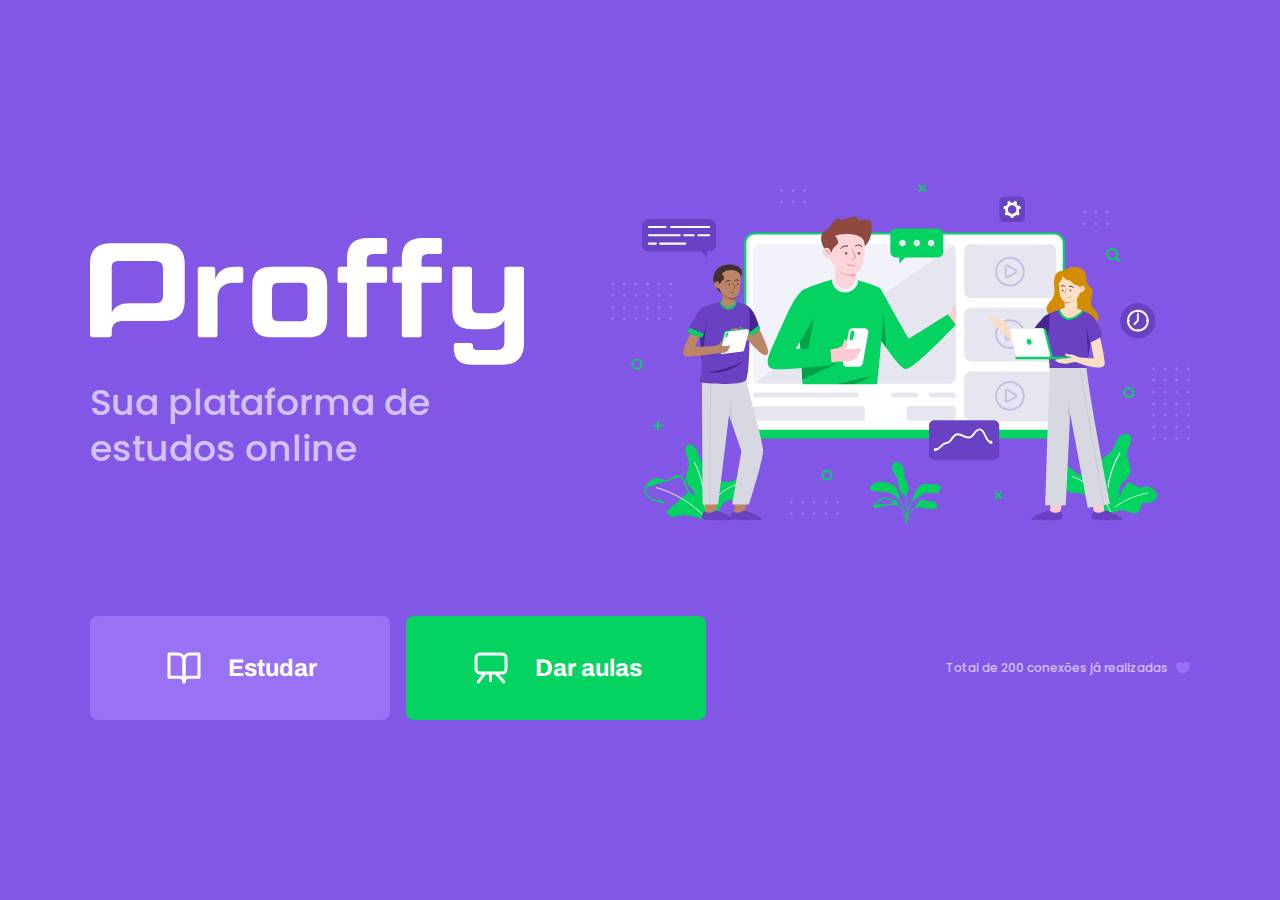
<file: index.html>
<!DOCTYPE html>
<html lang="pt-br">
<head>
    <meta charset="UTF-8">
    <meta name="viewport" content="width=device-width, initial-scale=1.0">
    <meta name="theme-color" content="#8257E5">
    
    <link rel="shortcut icon" href="/images/favicon.png" type="image/png">
    <link rel="stylesheet" href="/styles/main.css">
    <link rel="stylesheet" href="/styles/partials/page-landing.css">
    <link href="https://fonts.googleapis.com/css2?family=Archivo:wght@400;700&amp;family=Poppins:wght@400;600&amp;display=swap" rel="stylesheet">
    
    <title>Proffy | Sua plataforma de estudos online</title>
</head>
<body id="page-landing">

    <div id="container">
        <div class="logo-container">
            <img src="/images/logo.svg" alt="Proffy">
            <h2>Sua plataforma de estudos online</h2>
        </div>
        <img class="hero-image" src="images/landing.svg" alt="Plataforma de estudos">
        <div class="buttons-container">
            <a class="study" href="/study.html">
                <img src="/images/icons/study.svg" alt="Estudar">
                Estudar
            </a>
            <a class="give-classes" href="/give-classes.html">
                <img src="/images/icons/give-classes.svg" alt="Dar aulas">
                Dar aulas
            </a>
        </div>
    
        <p class="total-connections">
            Total de 200 conexões já realizadas
            <img src="/images/icons/purple-heart.svg" alt="Coração roxo">
        </p>
    </div>

</body>
</html>
</file>
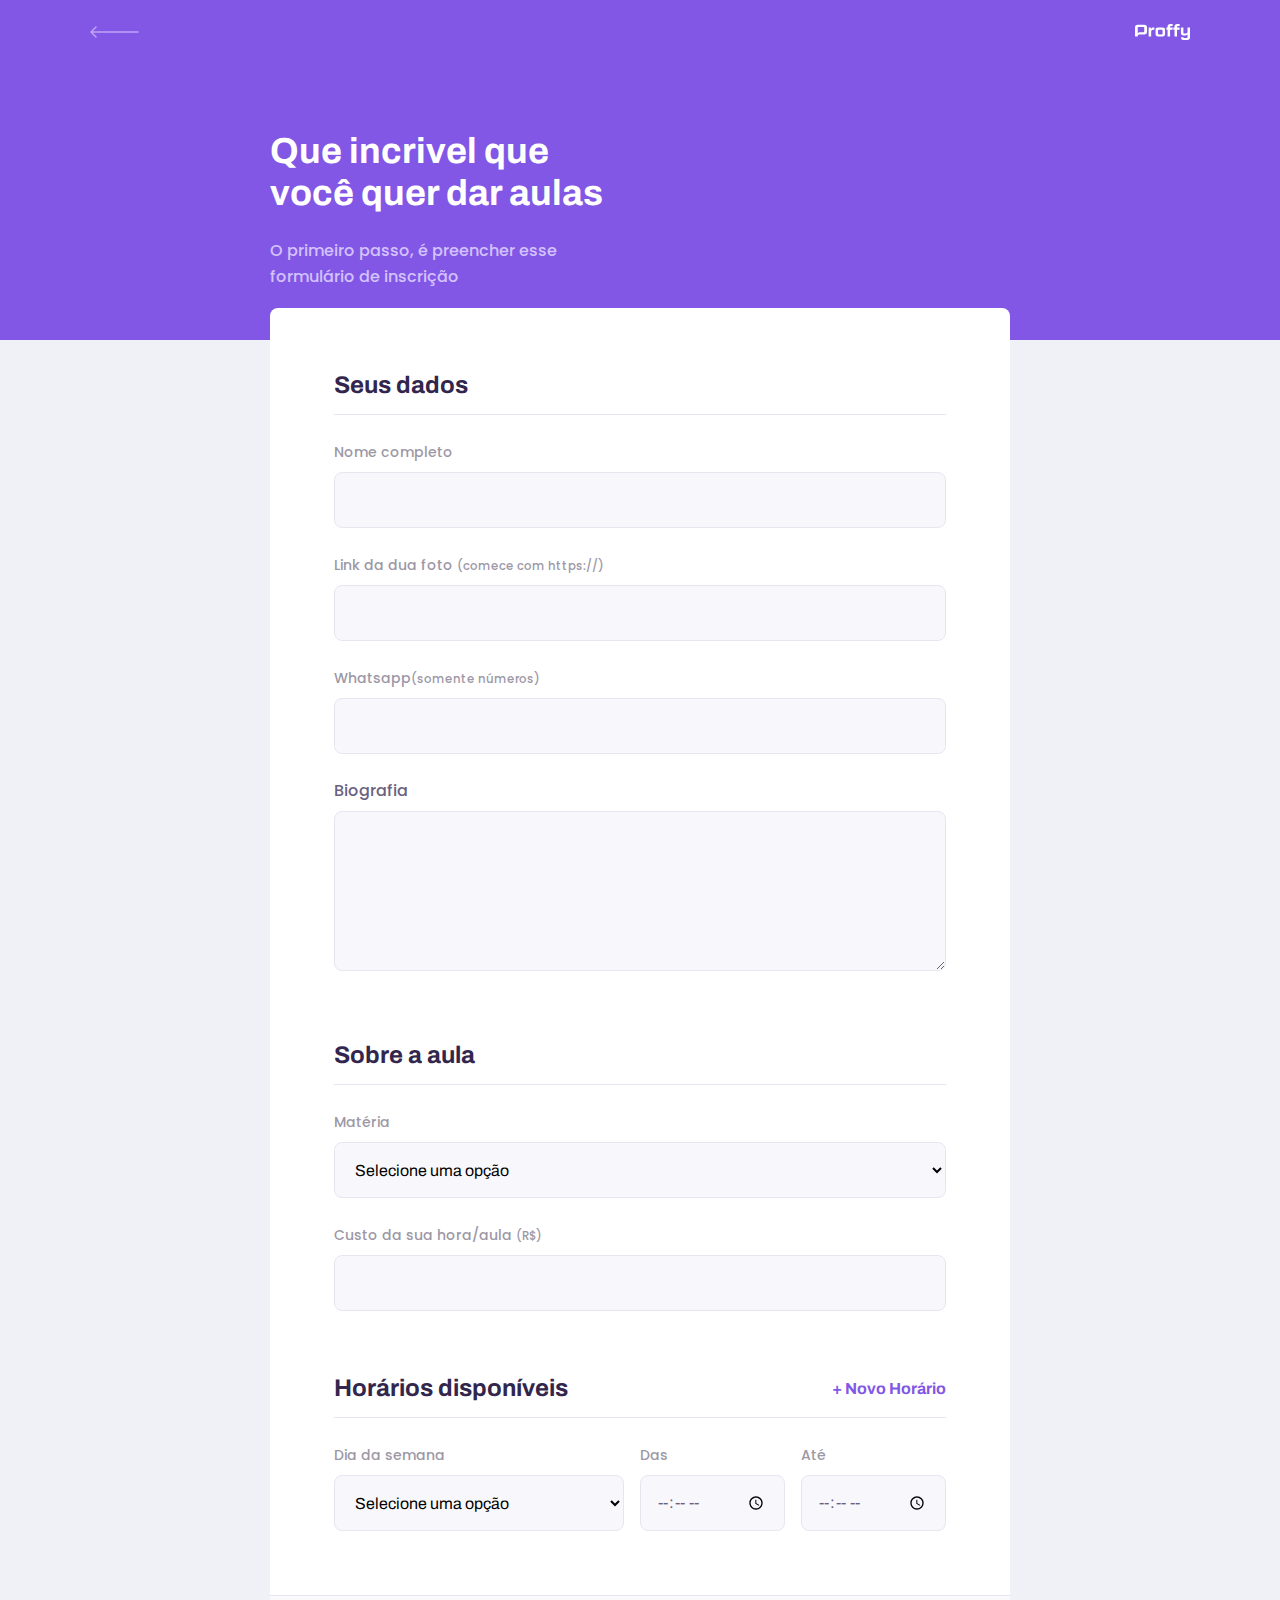
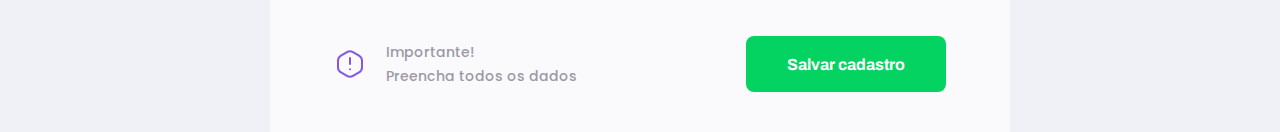
<file: give-classes.html>
<!DOCTYPE html>
<html lang="pt-br">
<head>
    <meta charset="UTF-8">
    <meta name="viewport" content="width=device-width, initial-scale=1.0">
    
    <link rel="shortcut icon" href="/images/favicon.png" type="image/png">
    <!--Estilo pricnipal -->
    <link rel="stylesheet" href="/styles/main.css">
    <!--Estilo do cabeçario -->
    <link rel="stylesheet" href="/styles/partials/header.css">
    <!--Estilo do formulario -->
    <link rel="stylesheet" href="/styles/partials/forms.css">
    <!--Estilo da página -->
    <link rel="stylesheet" href="/styles/partials/page-give-classes.css">
    <!--Fonte da página -->
    <link href="https://fonts.googleapis.com/css2?family=Archivo:wght@400;700&amp;family=Poppins:wght@400;600&amp;display=swap" rel="stylesheet">
    <script src="/scripts/addField.js" defer></script>
    <title>Proffy | Sua plataforma de estudos online</title>
</head>
<body id="page-give-classes">

    <div id="container">
        <header class="page-header">
            <div class="top-bar-container">
                <a href="/">
                    <img src="/images/icons/back.svg" alt="Voltar">
                </a>
                <img src="/images/logo.svg" alt="Proffy">
            </div>
            <div class="header-content">
                <strong>Que incrivel que você quer dar aulas</strong>
                <p>O primeiro passo, é preencher esse formulário de inscrição</p>
            </div>
        </header>

        <main>
            <form action="" id="create-class">
                <fieldset>
                    <legend>Seus dados</legend>

                    <div class="input-block">
                        <label for="name">Nome completo</label>
                        <input name="name" id="name" required>
                    </div>
                    <div class="input-block">
                        <label for="avatar">Link da dua foto <small>(comece com https://)</small></label>
                        <input name="avatar" id="avatar" type="url" required>
                    </div>
                    <div class="input-block">
                        <label for="whatsapp">Whatsapp<small>(somente números)</small></label>
                        <input name="whatsapp" id="whatsapp" required>
                    </div>
                    <div class="textarea-block">
                        <label for="bio">Biografia</label>
                        <textarea name="bio" id="bio" required></textarea>
                    </div>
                </fieldset>
                <fieldset>
                    <legend>Sobre a aula</legend>

                    <div class="select-block">
                        <label for="subject">Matéria</label>
                        <select name="subject" id="subject">
                            <option value="">Selecione uma opção</option>
                            <option value="1">Artes</option>
                            <option value="2">Biologia</option>
                            <option value="3">Ciências</option>
                            <option value="4">Educação física</option>
                            <option value="5">Física</option>
                            <option value="6">Geografia</option>
                            <option value="7">História</option>
                            <option value="8">Matemática</option>
                            <option value="9">Portugês</option>
                            <option value="10">Química</option>
                        </select>
                    </div>
                    <div class="input-block">
                        <label for="cost">Custo da sua hora/aula 
                            <small>(R$)</small>
                        </label>
                        <input name="cost" id="cost" type="number" required/>
                    </div>
                </fieldset>
                <fieldset id="schedule-items">
                    <legend>Horários disponíveis
                        <button type="button" id="add-time">+ Novo Horário</button>
                    </legend>
                    <div class="schedule-item">
                        <div class="select-block">
                            <label for="weekday">Dia da semana</label>
                            <select name="weekday[]" required>
                                <option value="">Selecione uma opção</option>
                                <option value="0">Domingo</option>
                                <option value="1">Segunda-feira</option>
                                <option value="2">Terça-feira</option>
                                <option value="3">Quarta-feira</option>
                                <option value="4">Quinta-feira</option>
                                <option value="5">Sexta-feira</option>
                                <option value="6">Sábado</option>
                            </select>
                        </div>
                        <div class="input-block">
                            <label for="time_from">Das</label>
                            <input name="time_from[]" type="time" required/>
                        </div>
                        <div class="input-block">
                            <label for="time_to">Até</label>
                            <input name="time_to[]" type="time" required/>
                        </div>
                    </div> 
                    
                </fieldset>
            </form>
            <footer>
                <p>
                    <img src="/images/icons/warning.svg" alt="Aviso importante">
                    Importante! <br> Preencha todos os dados
                </p>
                <button type="submit" form="create-class">Salvar cadastro</button>
            </footer>
        </main>
    </div>

</body>
</html>
</file>
<file: styles/main.css>
/* Css - Cascading Style Sheets*/
:root {
    --color-background: #F0F0F7;
    --color-primary-lighter: #9871F5;
    --color-primary-light: #916BEA;
    --color-primary: #8257E5;
    --color-primary-dark: #774DD6;
    --color-primary-darker: #6842c2;
    --color-secondary: #04D361;
    --color-secondary-dark: #04BF58;
    --color-title-in-primary: #FFFFFF;
    --color-text-in-primary: #D4C2FF;
    --color-text-title: #32264D;
    --color-text-complement: #9C98A6;
    --color-text-base: #6A6180;
    --color-line-in-white: #E6E6F0;
    --color-input-background: #F8F8FC;
    --color-button-text: #FFFFFF;
    --color-box-base: #FFFFFF;
    --color-box-footer: #FAFAFC;
    --color-small-info: #C1BCCC;
    /* tamanho da fonte padrão: 16px - 100% - 1rem */
    font-size: 60%; /* controle das medidas rem */
}
*{
    margin: 0;
    padding: 0;
    box-sizing: border-box;
}
html,
body{
    height: 100vh;
}
body {
    
    background-color: var(--color-background);
    display: flex;
    align-items: center;
    justify-content: center;
}
body,
input,
button,
textarea {
    font: 500 1.6rem Poppins;
    color: var(--color-text-base);
}

#container {
    width: 90vw;
    max-width: 700px;
}

@media (min-width: 700px){
    :root {
        font-size: 62.5%; /* todo 1rem vai ser relativo a 10px */
    }
}
</file>
<file: styles/partials/page-landing.css>
#page-landing{
    background: var(--color-primary);
}

#page-landing #container {
    color: var(--color-text-in-primary);
}

.logo-container img {
    height: 10rem;
}
.logo-container {
    text-align: center;
    margin-bottom: 3.2rem;
}
.logo-container h2 {
    font-weight: 500;
    font-size: 3.6rem;
    line-height: 4.6rem;
    margin-top: 0.8rem;
}

.hero-image{
    width: 100%;
}

.buttons-container{
    display: flex;
    justify-content: center;
    margin: 3.2rem 0;
}

.buttons-container a {
    width: 30rem;
    height: 10.4rem;

    
    border-radius: .8rem;
    margin-right: 1.6rem;

    font: 700 2.4rem Archivo;

    display: flex;
    align-items: center;
    justify-content: center;

    text-decoration: none;

    transition: background .2s;

    color: var(--color-button-text);
}

.buttons-container a img{
    width: 4rem;
    margin-right: 2.4rem;
}

.buttons-container a.study {
    background: var(--color-primary-lighter);
}

.buttons-container a.study:hover {
    background: var(--color-primary-light);
}
.buttons-container a.give-classes {
    background: var(--color-secondary);
    margin-right: 0;
}
.buttons-container a.give-classes:hover {
    background: var(--color-secondary-dark);
}

.total-connections{
    font-size: 1.8rem;

    display: flex;
    align-items: center;
    justify-content: center;
}

.total-connections img{
    margin-left: 0.8rem;
}

@media (max-width: 699px){
    :root {
        font-size: 40%; /* modificar as medidas rem*/
    }
}

@media (min-width: 1100px){
    #page-landing #container {
        max-width: 1100px;
        display: grid;
        grid-template-columns: 2fr 1fr 2fr;
        grid-template-rows: 350px 1fr;
        grid-template-areas: 
        "proffy image image" 
        "button button texting";
        column-gap: 87px;
        row-gap: 86px;
    }
    .logo-container{
        grid-area: proffy;
        text-align: initial;
        align-self: center;
        margin: 0;
    }
    .logo-container img{
        height: 127px;
    }
    .hero-image {
        grid-area: image;
        height: 350px;
    }
    .buttons-container {
        grid-area: button;
        justify-self: flex-start;
        margin: 0;
    }
    .total-connections {
        grid-area: texting;
        justify-self: end;
        font-size: 1.2rem;
    }
}
</file>
<file: styles/partials/header.css>
.page-header{
    background-color: var(--color-primary);

    display: flex;
    flex-direction: column;
}

.page-header .top-bar-container{
    width: 90%;
    margin: 0 auto;

    display: flex;
    align-items: center;
    justify-content: space-between;

    padding: 1.6rem 0;
}

.page-header .top-bar-container a {
    height: 3.2rem;
    transition: opacity .2s;
}
.page-header .top-bar-container a:hover {
    opacity: 0.6;
}

.page-header .top-bar-container > img{
    height: 1.6rem;
}

.page-header .header-content{
    width: 90%;
    margin: 3.2rem auto;

    position: relative;
}

.page-header .header-content strong{
    font: 700 3.6rem Archivo;
    line-height: 4.2rem;
    color: var(--color-title-in-primary);
}
.page-header .header-content p {
    max-width: 30rem;
    font-size: 1.6rem;
    line-height: 2.6rem;
    color: var(--color-text-in-primary);
    margin-top: 2.4rem;
}
@media (min-width:700px){
    
    .page-header{
        height: 340px;
    }
    .page-header .top-bar-container{
        max-width: 1100px;
    }
    .page-header .header-content {
        max-width: 740px;

        margin: 0 auto;

        flex: 1 1;
        padding-bottom: 48px;
        display: flex;
        flex-direction: column;
        justify-content: center;
    }

    .page-header .header-content strong{
        max-width: 350px;
    }
    
}
</file>
<file: styles/partials/forms.css>
.select-block label,
.input-block label,
textarea-block label {
    font-size: 1.4rem;
    color: var(--color-text-complement);
}

.input-block input,
.select-block select,
.textarea-block textarea {
    width: 100%;
    height: 5.6rem;
    margin-top: .8rem;
    border-radius: .8rem;
    background: var(--color-input-background);
    border: 1px solid var(--color-line-in-white);
    outline: 0;
    padding: 0 1.6rem;
    font: 1.6rem Archivo;
}

.textarea-block textarea {
    padding: 1.2rem 1.6rem;
    height: 16rem;

    resize: vertical;
}
.input-block,
.textarea-block{
    position: relative;
}
.input-block:focus-within::after,
.textarea-block:focus-within::after { /* Pseudo elemento*/
    content: "";

    width: calc(100% - 3.2rem);
    height: 2px;
    background: var(--color-primary-light);

    position: absolute;
    left: 1.6rem;
    bottom: 0;
}
</file>
<file: styles/partials/page-give-classes.css>
#page-give-classes #container {
    width: 100vw;
    height: 100vh;
}
#page-give-classes .page-header .header-content{
    margin-top: 6.4rem;
}

#page-give-classes main {
    background: var(--color-box-base);
    width: 100%;
    max-width: 74rem;
    border-radius: .8rem;
    margin: -3.2rem auto 3.2rem;
    padding-top: 6.4rem;
}

#page-give-classes fieldset {
    border: none;
    
    padding: 0 2.4rem;
}

#page-give-classes fieldset legend{
    font: 700 2.4rem Archivo;
    color: var(--color-text-title);
    margin-bottom: 2.4rem;

    display: flex;
    align-items: center;
    justify-content: space-between;

    width: 100%;

    padding-bottom: 1.6rem;
    border-bottom: 1px solid var(--color-line-in-white);
}
#page-give-classes fieldset legend button{
    background: none;
    border: 0;

    color: var(--color-primary);

    font: 700 1.6rem Archivo;

    cursor: pointer;
    transition: 0.2s;
}

#page-give-classes fieldset legend button:hover{
    transform: translateY(-5px);
    color: var(--color-primary-dark);
}

#page-give-classes fieldset+fieldset{
    margin-top: 6.4rem;
}
#page-give-classes .input-block+.input-block,
#page-give-classes .input-block+.textarea-block,
#page-give-classes .select-block+.input-block{
    margin-top: 2.4rem;
}

#page-give-classes main footer {
    padding: 4rem 2.4rem;

    background: var(--color-box-footer);
    border-top: 1px solid var(--color-line-in-white);
    margin-top: 6.4rem;
}

#page-give-classes main footer p {
    display: flex;
    align-items: center;
    justify-content: center;

    font-size: 1.4rem;
    line-height: 2.4rem;

    color: var(--color-text-complement);
}

#page-give-classes main footer p img {
    margin-right: 2rem;
}

#page-give-classes main footer button {
    width: 100%;
    height: 5.6rem;
    background: var(--color-secondary);
    color: var(--color-button-text);
    border: 0;
    border-radius: .8rem;
    cursor: pointer;
    font: 700 1.6rem Archivo;
    display: flex;
    align-items: center;
    justify-content: center;
    text-decoration: none;
    transition: 0.2s;
    margin-top: 3.2rem;
}

#page-give-classes main footer button:hover {
    background: var(--color-secondary-dark);
}

.schedule-item+.schedule-item {
    margin-top: 3.2rem;
    padding-top: 3.2rem;

    border-top: 1px solid var(--color-line-in-white);
}

@media (min-width: 700px){
    #page-give-classes #container {
        max-width: 100vw; /* prencher top*/
    }

    #page-give-classes .page-header .header-content {
        margin-bottom: 0;
    }

    #page-give-classes main fieldset {
        padding: 0 64px;
    }

    .schedule-item {
        display: grid;
        grid-template-columns: 2fr 1fr 1fr;
        column-gap: 1.6rem;
    }

    #page-give-classes #schedule-items .select-block+.input-block,
    #page-give-classes #schedule-items .input-block+.input-block {
        margin-top: 0;
    }

    #page-give-classes main footer {
        padding: 40px 64px;

        display: flex;
        align-items: center;
        justify-content: space-between;
    }

    #page-give-classes main footer button {
        margin-top: 0;

        width: 200px;
    }
}
</file>
